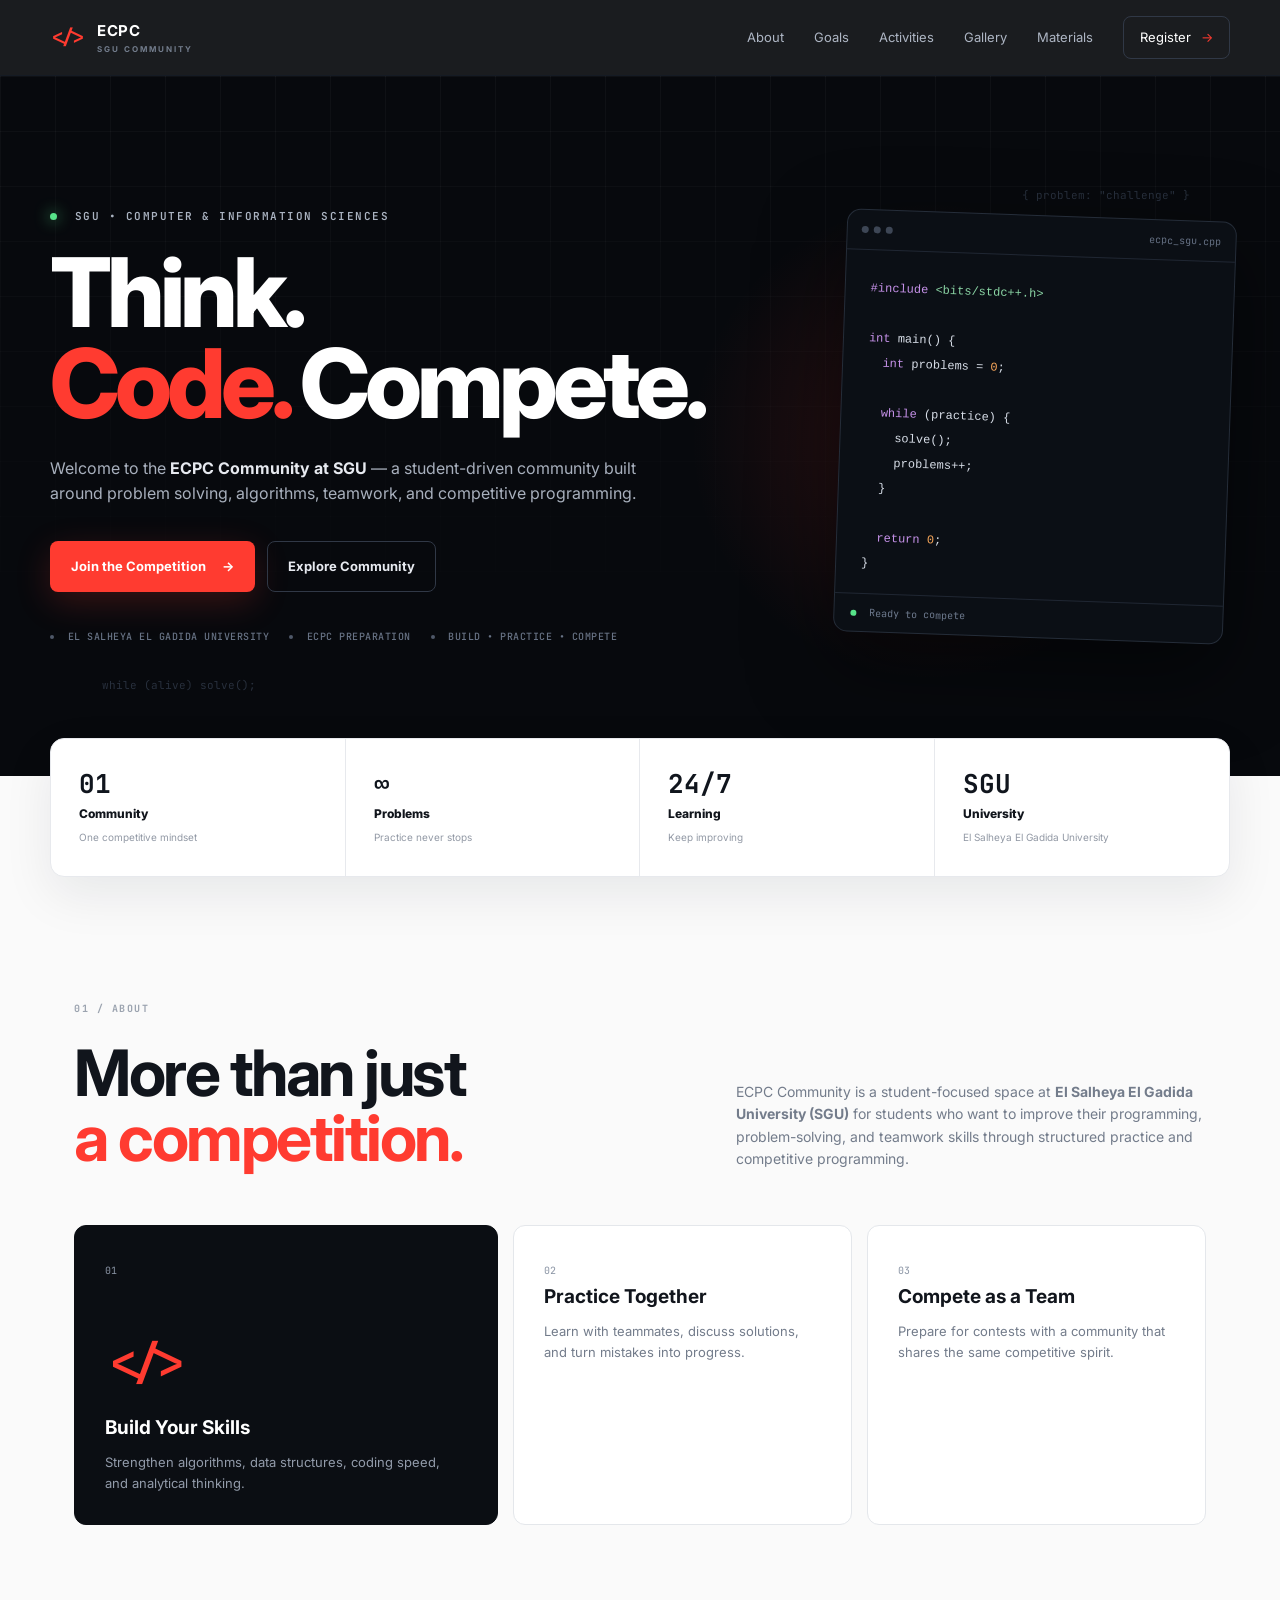
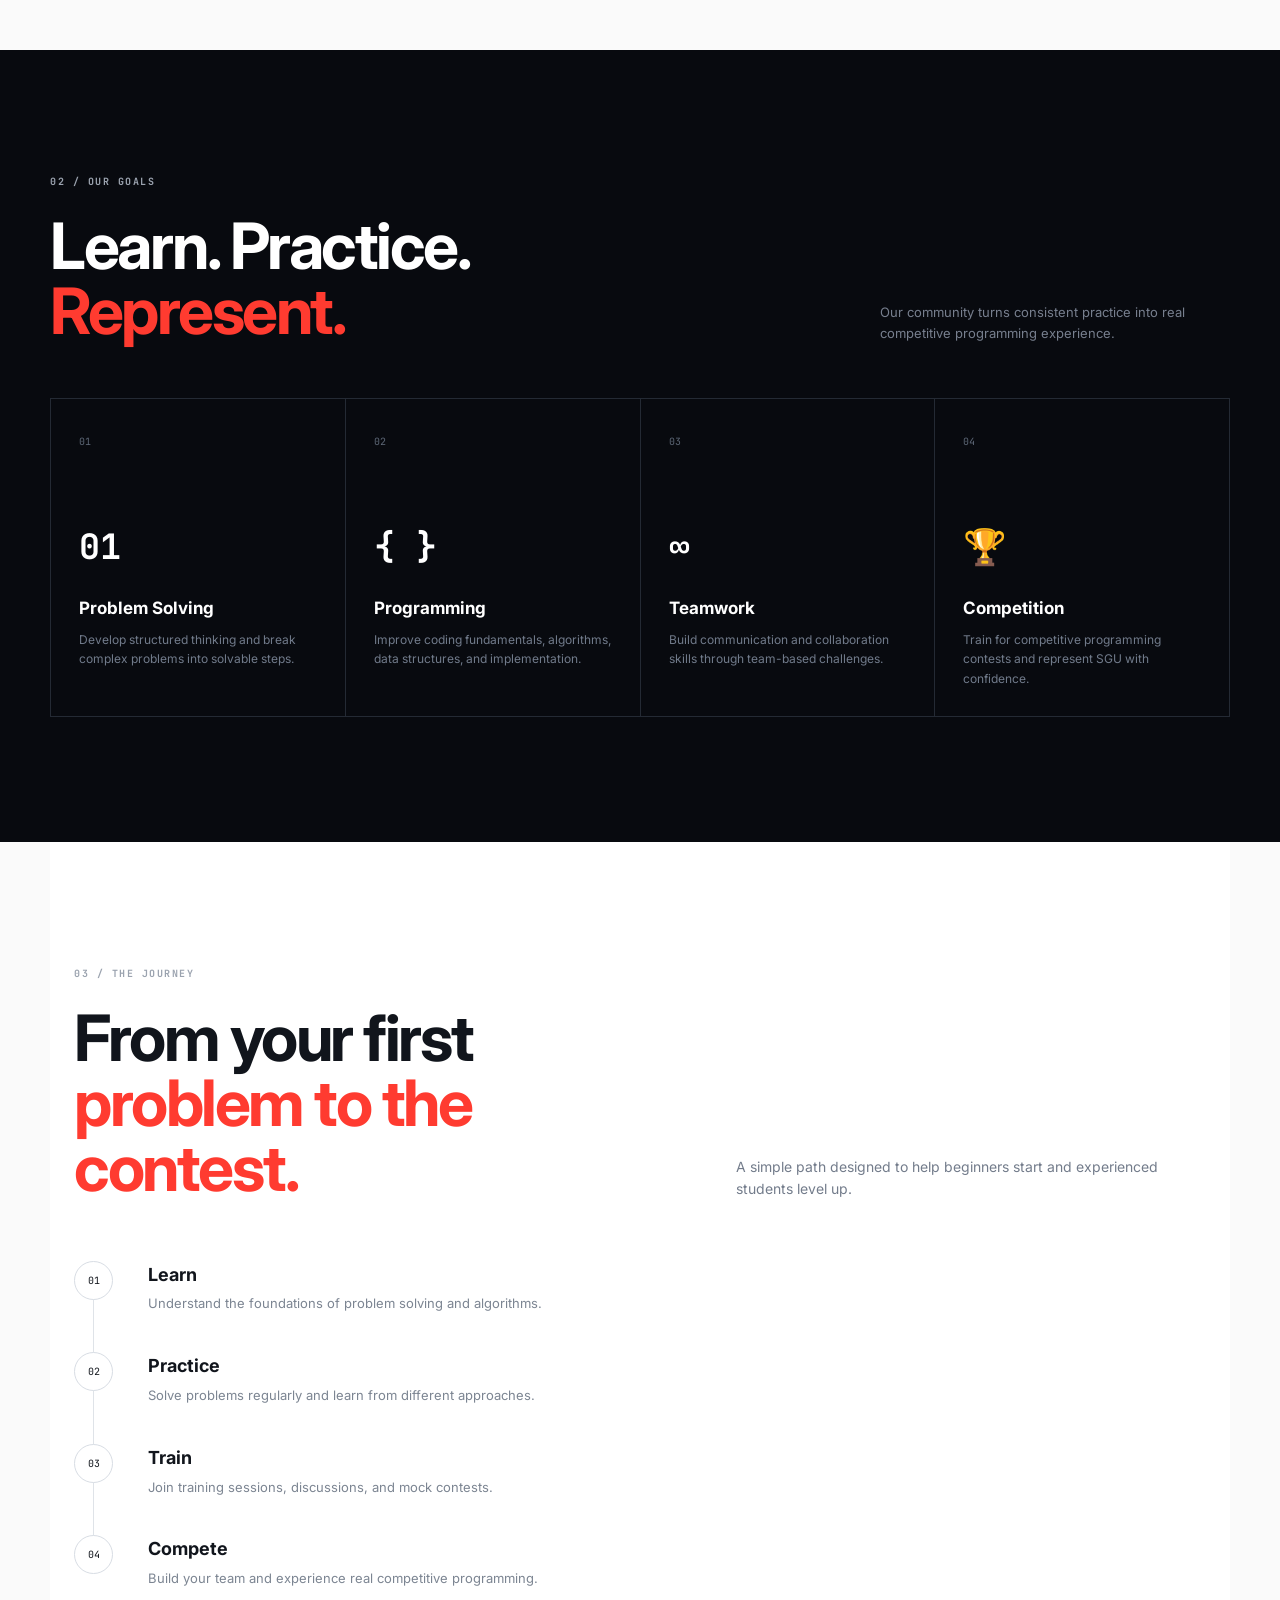
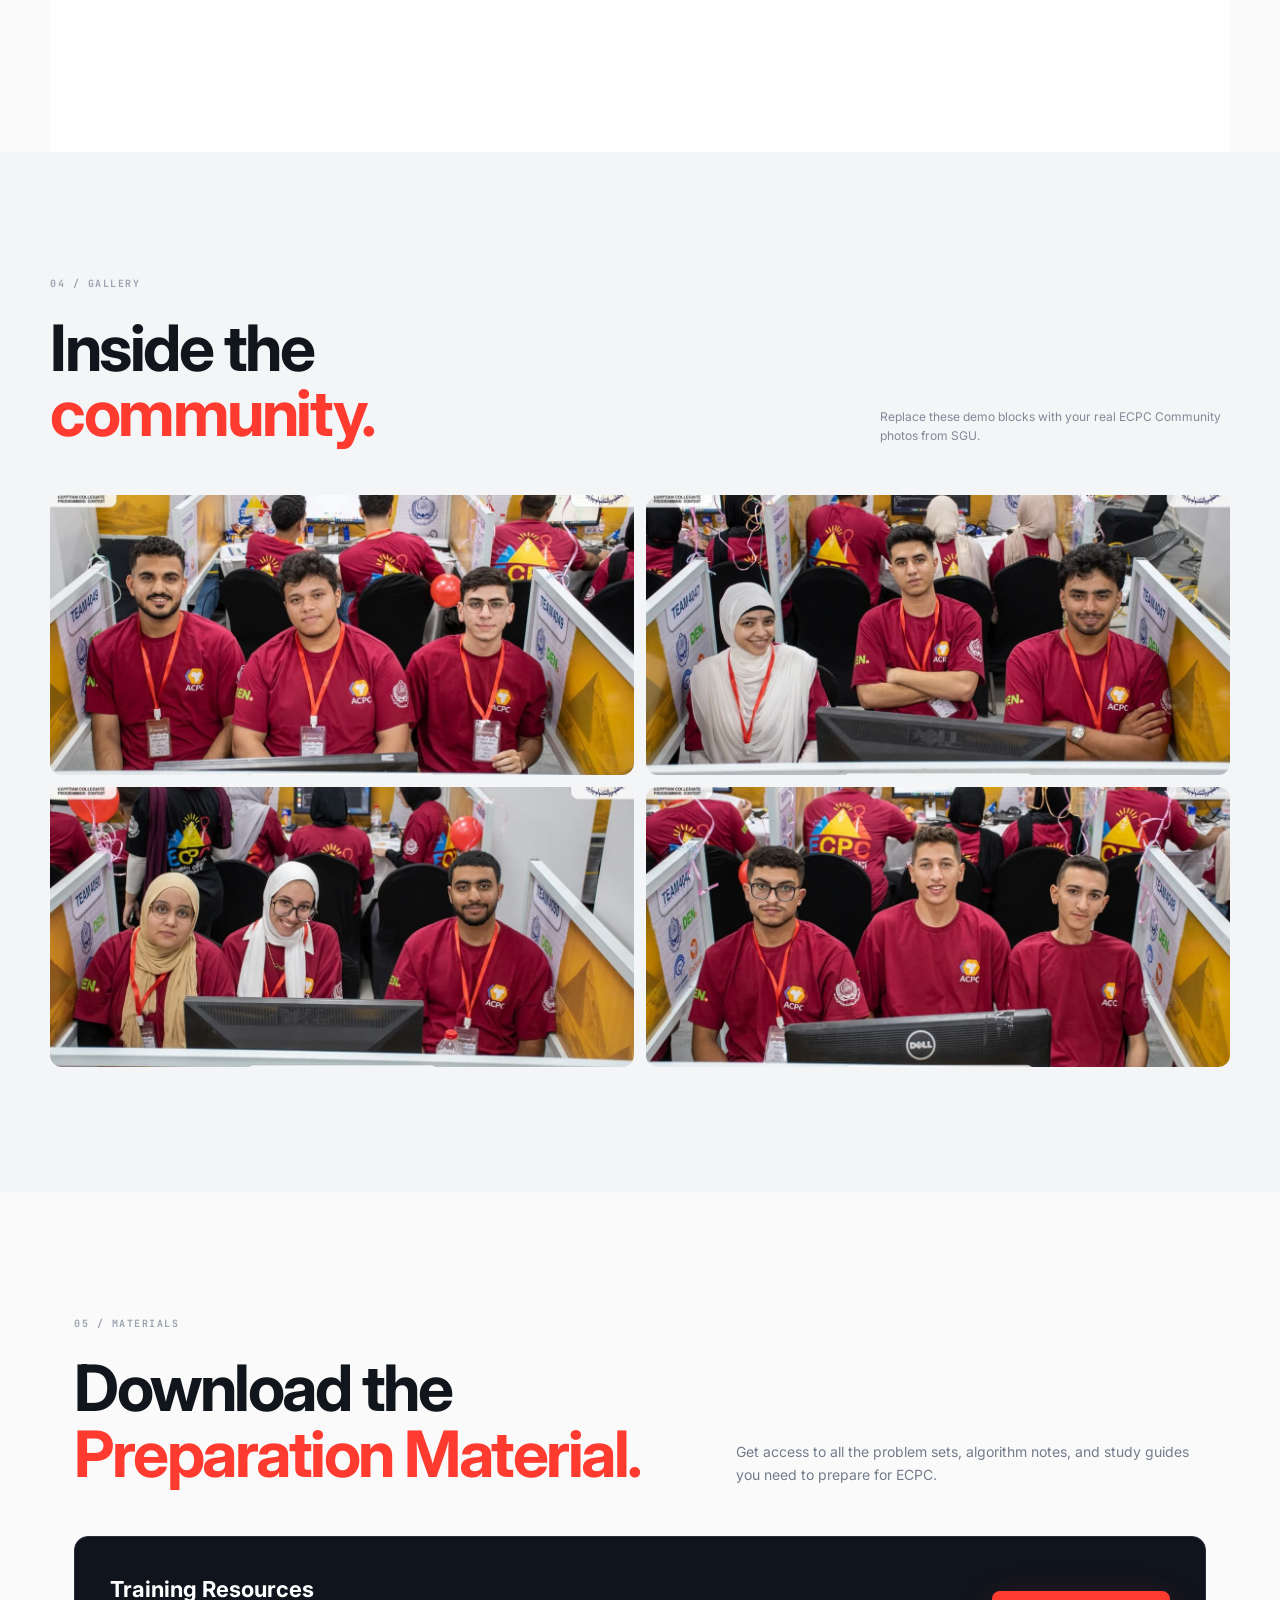
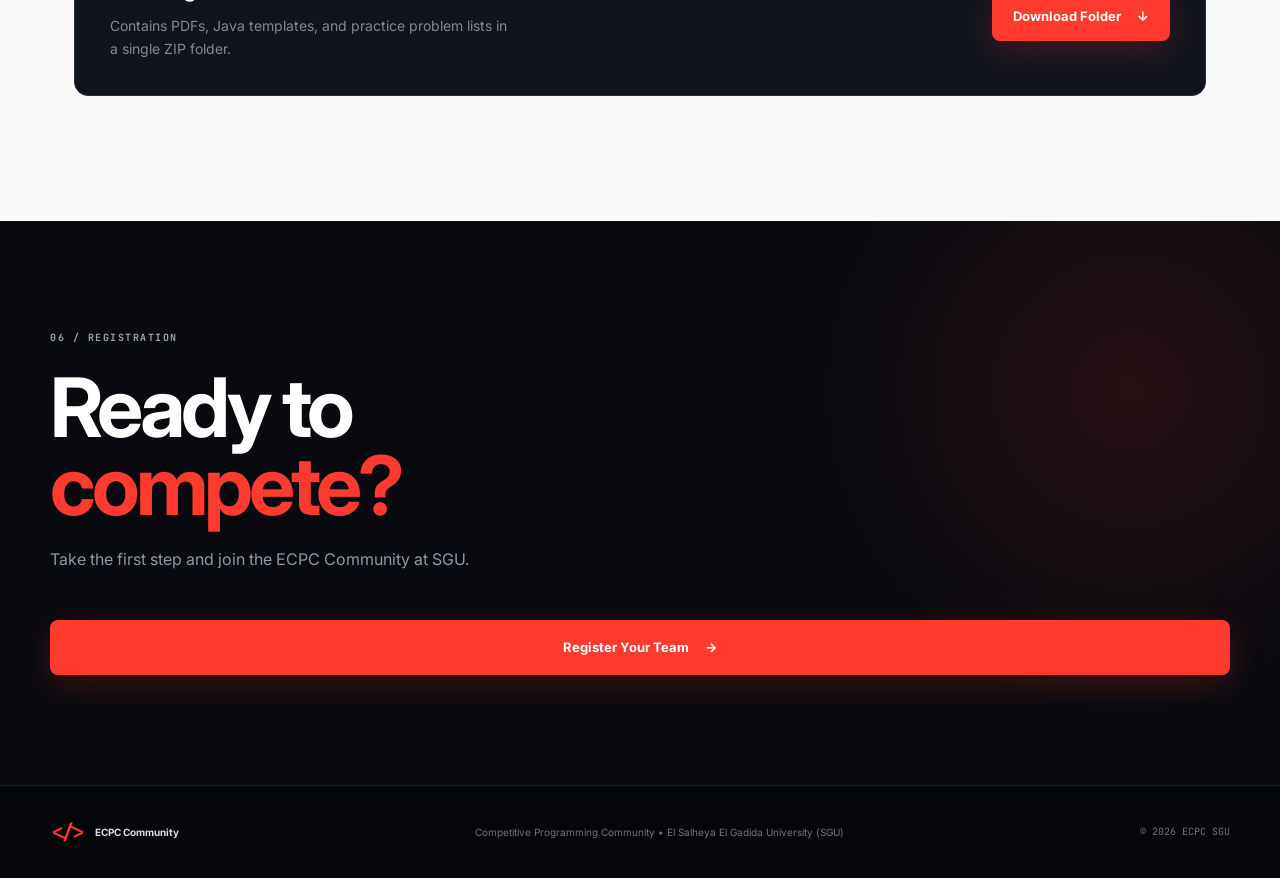
<file: index.html>
<!DOCTYPE html>
<html lang="en">

<head>
  <meta charset="UTF-8" />
  <meta name="viewport" content="width=device-width, initial-scale=1.0" />
  <meta name="description"
    content="ECPC Community at SGU — El Salheya El Gadida University Computer & Information Sciences." />
  <title>ECPC Community | SGU</title>
  <link rel="preconnect" href="https://fonts.googleapis.com">
  <link rel="preconnect" href="https://fonts.gstatic.com" crossorigin>
  <link
    href="https://fonts.googleapis.com/css2?family=Inter:wght@400;500;600;700;800&family=JetBrains+Mono:wght@500;600;700&display=swap"
    rel="stylesheet">
  <link rel="stylesheet" href="style.css" />
</head>

<body>
  <header class="navbar">
    <a class="brand" href="#home" aria-label="ECPC Community home">
      <span class="brand-mark">&lt;/&gt;</span>
      <span>
        <strong>ECPC</strong>
        <small>SGU COMMUNITY</small>
      </span>
    </a>

    <button class="menu-toggle" aria-label="Open navigation" aria-expanded="false">
      <span></span><span></span><span></span>
    </button>

    <nav class="nav-links">
      <a href="#about">About</a>
      <a href="#goals">Goals</a>
      <a href="#activities">Activities</a>
      <a href="#gallery">Gallery</a>
      <a href="#materials">Materials</a>
      <a href="#register" class="nav-cta">Register <span>→</span></a>
    </nav>
  </header>

  <main>
    <section id="home" class="hero">
      <div class="hero-grid"></div>
      <div class="hero-code code-one">while (alive) solve();</div>
      <div class="hero-code code-two">{ problem: "challenge" }</div>

      <div class="hero-content">
        <div class="eyebrow"><span class="pulse"></span> SGU • COMPUTER &amp; INFORMATION SCIENCES</div>
        <h1>Think.<br><span>Code.</span> Compete.</h1>
        <p class="hero-copy">
          Welcome to the <strong>ECPC Community at SGU</strong> — a student-driven community
          built around problem solving, algorithms, teamwork, and competitive programming.
        </p>
        <div class="hero-actions">
          <a class="btn btn-primary" href="#register">Join the Competition <span>→</span></a>
          <a class="btn btn-ghost" href="#about">Explore Community</a>
        </div>
        <div class="hero-meta">
          <span><i></i> El Salheya El Gadida University</span>
          <span><i></i> ECPC Preparation</span>
          <span><i></i> Build • Practice • Compete</span>
        </div>
      </div>

      <div class="terminal-card">
        <div class="terminal-top">
          <span class="terminal-dots"><b></b><b></b><b></b></span>
          <span>ecpc_sgu.cpp</span>
        </div>
        <pre><code><span class="code-purple">#include</span> <span class="code-green">&lt;bits/stdc++.h&gt;</span>

<span class="code-purple">int</span> main() {
  <span class="code-purple">int</span> problems = <span class="code-orange">0</span>;

  <span class="code-purple">while</span> (practice) {
    solve();
    problems++;
  }

  <span class="code-purple">return</span> <span class="code-orange">0</span>;
}</code></pre>
        <div class="terminal-status"><span></span> Ready to compete</div>
      </div>
    </section>

    <section class="stats">
      <div class="stat"><strong>01</strong><span>Community</span><small>One competitive mindset</small></div>
      <div class="stat"><strong>∞</strong><span>Problems</span><small>Practice never stops</small></div>
      <div class="stat"><strong>24/7</strong><span>Learning</span><small>Keep improving</small></div>
      <div class="stat"><strong>SGU</strong><span>University</span><small>El Salheya El Gadida University</small></div>
    </section>

    <section id="about" class="section about">
      <div class="section-label">01 / ABOUT</div>
      <div class="section-heading">
        <h2>More than just<br><span>a competition.</span></h2>
        <p>
          ECPC Community is a student-focused space at <strong>El Salheya El Gadida University (SGU)</strong>
          for students who want to improve their programming, problem-solving, and teamwork skills
          through structured practice and competitive programming.
        </p>
      </div>
      <div class="about-grid">
        <div class="about-card featured">
          <span class="card-number">01</span>
          <div class="big-icon">&lt;/&gt;</div>
          <h3>Build Your Skills</h3>
          <p>Strengthen algorithms, data structures, coding speed, and analytical thinking.</p>
        </div>
        <div class="about-card">
          <span class="card-number">02</span>
          <h3>Practice Together</h3>
          <p>Learn with teammates, discuss solutions, and turn mistakes into progress.</p>
        </div>
        <div class="about-card">
          <span class="card-number">03</span>
          <h3>Compete as a Team</h3>
          <p>Prepare for contests with a community that shares the same competitive spirit.</p>
        </div>
      </div>
    </section>

    <section id="goals" class="section dark-section">
      <div class="section-label">02 / OUR GOALS</div>
      <div class="goals-heading">
        <h2>Learn. Practice.<br><span>Represent.</span></h2>
        <p>Our community turns consistent practice into real competitive programming experience.</p>
      </div>
      <div class="goal-grid">
        <article class="goal-card">
          <span>01</span>
          <div class="goal-icon">01</div>
          <h3>Problem Solving</h3>
          <p>Develop structured thinking and break complex problems into solvable steps.</p>
        </article>
        <article class="goal-card">
          <span>02</span>
          <div class="goal-icon">{ }</div>
          <h3>Programming</h3>
          <p>Improve coding fundamentals, algorithms, data structures, and implementation.</p>
        </article>
        <article class="goal-card">
          <span>03</span>
          <div class="goal-icon">∞</div>
          <h3>Teamwork</h3>
          <p>Build communication and collaboration skills through team-based challenges.</p>
        </article>
        <article class="goal-card">
          <span>04</span>
          <div class="goal-icon">🏆</div>
          <h3>Competition</h3>
          <p>Train for competitive programming contests and represent SGU with confidence.</p>
        </article>
      </div>
    </section>

    <section id="activities" class="section activities">
      <div class="section-label">03 / THE JOURNEY</div>
      <div class="section-heading">
        <h2>From your first<br><span>problem to the contest.</span></h2>
        <p>A simple path designed to help beginners start and experienced students level up.</p>
      </div>
      <div class="journey">
        <div class="journey-line"></div>
        <article><span>01</span>
          <div>
            <h3>Learn</h3>
            <p>Understand the foundations of problem solving and algorithms.</p>
          </div>
        </article>
        <article><span>02</span>
          <div>
            <h3>Practice</h3>
            <p>Solve problems regularly and learn from different approaches.</p>
          </div>
        </article>
        <article><span>03</span>
          <div>
            <h3>Train</h3>
            <p>Join training sessions, discussions, and mock contests.</p>
          </div>
        </article>
        <article><span>04</span>
          <div>
            <h3>Compete</h3>
            <p>Build your team and experience real competitive programming.</p>
          </div>
        </article>
      </div>
    </section>

    <section id="gallery" class="section gallery-section">
      <div class="section-label">04 / GALLERY</div>
      <div class="gallery-heading">
        <div>
          <h2>Inside the<br><span>community.</span></h2>
        </div>
        <p>Replace these demo blocks with your real ECPC Community photos from SGU.</p>
      </div>
      <div class="gallery">
        <div class="gallery-item g1"></div>
        <div class="gallery-item g2"></div>
        <div class="gallery-item g3"></div>
        <div class="gallery-item g4"></div>
      </div>
    </section>

    <section id="materials" class="section">
      <div class="section-label">05 / MATERIALS</div>
      <div class="section-heading">
        <h2>Download the<br><span>Preparation Material.</span></h2>
        <p>Get access to all the problem sets, algorithm notes, and study guides you need to prepare for ECPC.</p>
      </div>
      <div style="margin-top: 50px;">
        <div
          style="background: #10141d; border: 1px solid #252d39; border-radius: 14px; padding: 35px; display: flex; align-items: center; justify-content: space-between; flex-wrap: wrap; gap: 20px;">
          <div>
            <h3 style="color: white; font-size: 22px; margin-bottom: 8px;">Training Resources</h3>
            <p style="color: #818997; font-size: 14px; max-width: 400px;">Contains PDFs, Java templates, and practice
              problem lists in a single ZIP folder.</p>
          </div>
          <a class="btn btn-primary" href="ECPC.zip" download="ECPC.zip">
            Download Folder <span>↓</span>
          </a>
        </div>
      </div>
    </section>

    <section id="register" class="register-section">
      <div class="register-bg"></div>
      <div class="register-content">
        <div class="section-label">06 / REGISTRATION</div>
        <h2>Ready to<br><span>compete?</span></h2>
        <p>Take the first step and join the ECPC Community at SGU.</p>

        <div class="register-cta" style="margin-top: 3rem;">
          <a class="btn btn-primary" href="team-register.html"
            style="width: 100%; justify-content: center; padding: 16px;">
            Register Your Team <span>→</span>
          </a>
        </div>
      </div>
    </section>
  </main>

  <footer>
    <div class="footer-brand"><span class="brand-mark">&lt;/&gt;</span><strong>ECPC Community</strong></div>
    <p>Competitive Programming Community • El Salheya El Gadida University (SGU)</p>
    <span>© <span id="year"></span> ECPC SGU</span>
  </footer>

  <script src="script.js"></script>
</body>

</html>
</file>
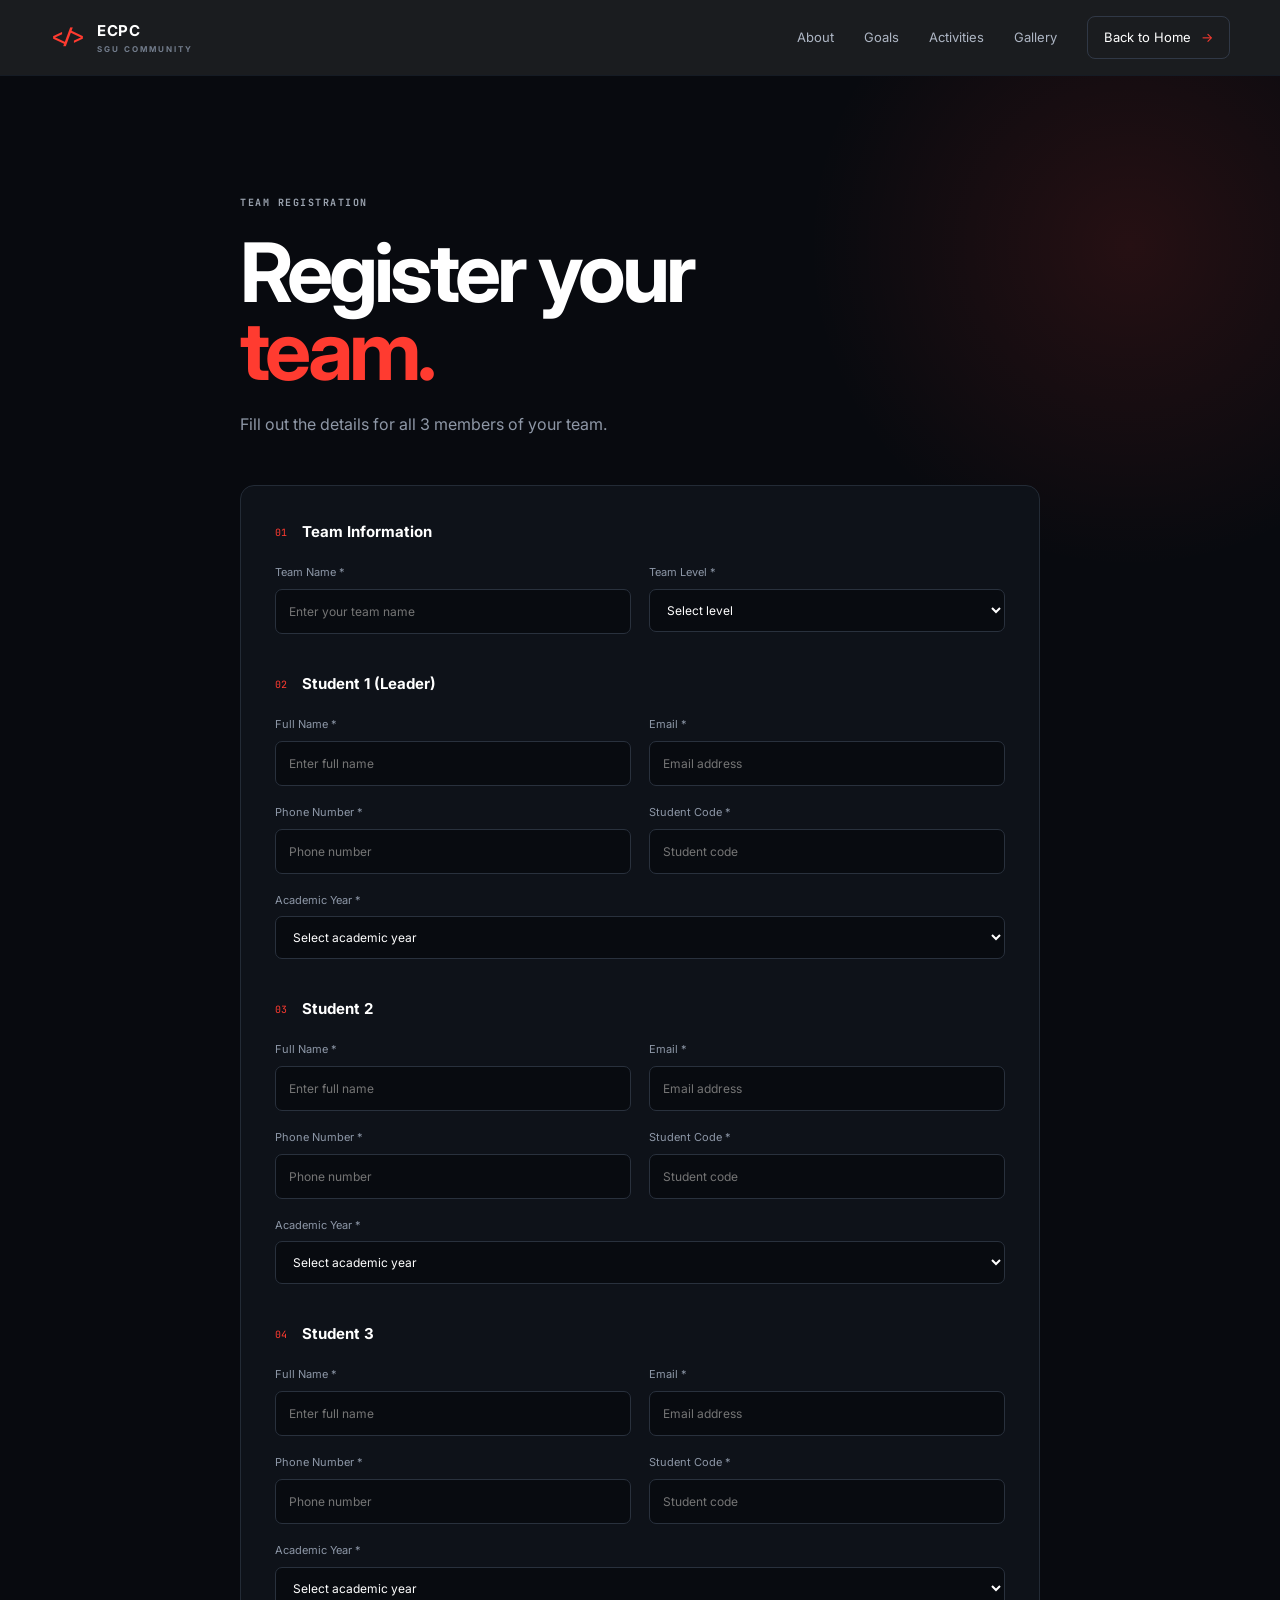
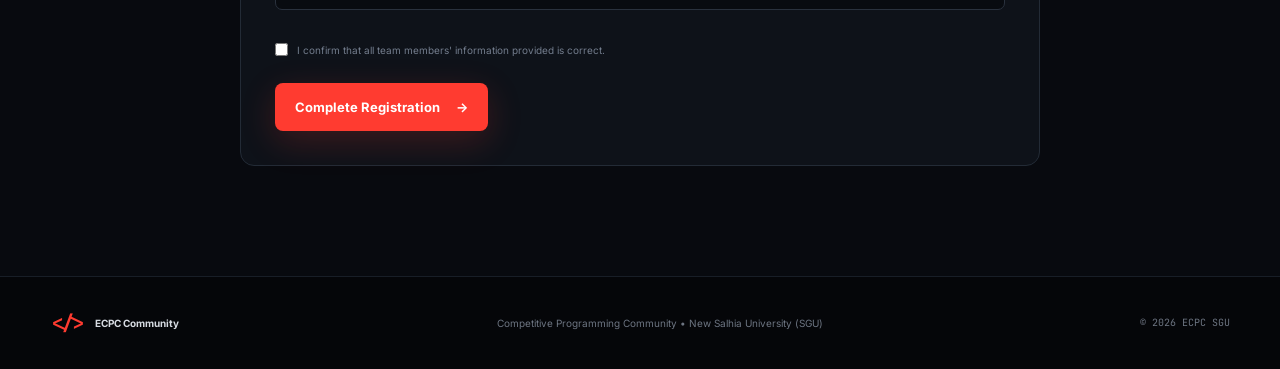
<file: team-register.html>
<!DOCTYPE html>
<html lang="en">
<head>
  <meta charset="UTF-8" />
  <meta name="viewport" content="width=device-width, initial-scale=1.0" />
  <meta name="description" content="ECPC Community at SGU — Team Registration." />
  <title>Team Registration | ECPC Community SGU</title>
  <link rel="preconnect" href="https://fonts.googleapis.com">
  <link rel="preconnect" href="https://fonts.gstatic.com" crossorigin>
  <link href="https://fonts.googleapis.com/css2?family=Inter:wght@400;500;600;700;800&family=JetBrains+Mono:wght@500;600;700&display=swap" rel="stylesheet">
  <link rel="stylesheet" href="style.css" />
</head>
<body>
  <header class="navbar">
    <a class="brand" href="index.html" aria-label="ECPC Community home">
      <span class="brand-mark">&lt;/&gt;</span>
      <span>
        <strong>ECPC</strong>
        <small>SGU COMMUNITY</small>
      </span>
    </a>

    <button class="menu-toggle" aria-label="Open navigation" aria-expanded="false">
      <span></span><span></span><span></span>
    </button>

    <nav class="nav-links">
      <a href="index.html#about">About</a>
      <a href="index.html#goals">Goals</a>
      <a href="index.html#activities">Activities</a>
      <a href="index.html#gallery">Gallery</a>
      <a href="index.html" class="nav-cta">Back to Home <span>→</span></a>
    </nav>
  </header>

  <main>
    <section class="register-section" style="padding-top: 120px; min-height: 100vh;">
      <div class="register-bg"></div>
      <div class="register-content" style="max-width: 800px; margin: 0 auto;">
        <div class="section-label">TEAM REGISTRATION</div>
        <h2>Register your<br><span>team.</span></h2>
        <p>Fill out the details for all 3 members of your team.</p>

        <form id="teamRegistrationForm" class="registration-form" style="margin-top: 3rem;">
          
          <!-- Team Information -->
          <div class="form-title"><span>01</span><h3>Team Information</h3></div>
          <div class="form-grid">
            <label>Team Name *<input required name="teamName" type="text" placeholder="Enter your team name"></label>
            <label>Team Level *
              <select required name="teamLevel">
                <option value="">Select level</option>
                <option value="Level 0">Level 0</option>
                <option value="Level 1">Level 1</option>
              </select>
            </label>
          </div>

          <!-- Student 1 -->
          <div class="form-title second"><span>02</span><h3>Student 1 (Leader)</h3></div>
          <div class="form-grid">
            <label>Full Name *<input required name="s1_name" type="text" placeholder="Enter full name"></label>
            <label>Email *<input required name="s1_email" type="email" placeholder="Email address"></label>
            <label>Phone Number *<input required name="s1_phone" type="tel" placeholder="Phone number"></label>
            <label>Student Code *<input required name="s1_code" type="text" placeholder="Student code"></label>
            <label style="grid-column: 1 / -1;">Academic Year *
              <select required name="s1_year">
                <option value="">Select academic year</option>
                <option value="First Year">First Year</option>
                <option value="Second Year">Second Year</option>
                <option value="Third Year">Third Year</option>
              </select>
            </label>
          </div>

          <!-- Student 2 -->
          <div class="form-title second"><span>03</span><h3>Student 2</h3></div>
          <div class="form-grid">
            <label>Full Name *<input required name="s2_name" type="text" placeholder="Enter full name"></label>
            <label>Email *<input required name="s2_email" type="email" placeholder="Email address"></label>
            <label>Phone Number *<input required name="s2_phone" type="tel" placeholder="Phone number"></label>
            <label>Student Code *<input required name="s2_code" type="text" placeholder="Student code"></label>
            <label style="grid-column: 1 / -1;">Academic Year *
              <select required name="s2_year">
                <option value="">Select academic year</option>
                <option value="First Year">First Year</option>
                <option value="Second Year">Second Year</option>
                <option value="Third Year">Third Year</option>
              </select>
            </label>
          </div>

          <!-- Student 3 -->
          <div class="form-title second"><span>04</span><h3>Student 3</h3></div>
          <div class="form-grid">
            <label>Full Name *<input required name="s3_name" type="text" placeholder="Enter full name"></label>
            <label>Email *<input required name="s3_email" type="email" placeholder="Email address"></label>
            <label>Phone Number *<input required name="s3_phone" type="tel" placeholder="Phone number"></label>
            <label>Student Code *<input required name="s3_code" type="text" placeholder="Student code"></label>
            <label style="grid-column: 1 / -1;">Academic Year *
              <select required name="s3_year">
                <option value="">Select academic year</option>
                <option value="First Year">First Year</option>
                <option value="Second Year">Second Year</option>
                <option value="Third Year">Third Year</option>
              </select>
            </label>
          </div>

          <label class="agree" style="margin-top: 2rem;"><input required type="checkbox"> I confirm that all team members' information provided is correct.</label>
          <button class="btn btn-primary submit-btn" type="submit">Complete Registration <span>→</span></button>
        </form>

        <div id="successState" class="success-state hidden" style="margin-top: 3rem;">
          <div class="success-icon">✓</div>
          <div>
            <small>REGISTRATION COMPLETE</small>
            <h3>Your team is on the list.</h3>
            <p>Thanks for joining the ECPC Community at SGU. Get ready to compete!</p>
          </div>
          <button class="btn btn-ghost" id="newRegistration">Register Another Team</button>
        </div>
      </div>
    </section>
  </main>

  <footer>
    <div class="footer-brand"><span class="brand-mark">&lt;/&gt;</span><strong>ECPC Community</strong></div>
    <p>Competitive Programming Community • New Salhia University (SGU)</p>
    <span>© <span id="year"></span> ECPC SGU</span>
  </footer>

  <script src="script.js"></script>
</body>
</html>
</file>
<file: style.css>
*{box-sizing:border-box;margin:0;padding:0}
:root{--bg:#07090d;--panel:#0d1118;--text:#f5f7fb;--muted:#9aa3b2;--line:#1d2430;--accent:#ff3b30;--accent2:#ff6a5f;--green:#57e389;--max:1180px}
html{scroll-behavior:smooth}
body{font-family:Inter,system-ui,sans-serif;background:#fafafa;color:#11151c;line-height:1.6}
a{text-decoration:none;color:inherit}
button,input,select{font:inherit}
.navbar{height:76px;background:rgba(7,9,13,.92);backdrop-filter:blur(16px);border-bottom:1px solid #151b24;display:flex;align-items:center;justify-content:space-between;padding:0 max(24px,calc((100% - var(--max))/2));position:sticky;top:0;z-index:50;color:white}
.brand{display:flex;gap:11px;align-items:center}.brand-mark{font-family:"JetBrains Mono";font-weight:700;color:var(--accent);font-size:20px}.brand strong{display:block;font-size:15px;letter-spacing:.5px}.brand small{display:block;color:#737d8d;font-size:8px;letter-spacing:2px;font-weight:700}
.nav-links{display:flex;align-items:center;gap:30px;font-size:13px;color:#aeb6c4}.nav-links a:hover{color:#fff}.nav-cta{border:1px solid #303846;padding:10px 16px;border-radius:8px;color:#fff!important}.nav-cta span{color:var(--accent);margin-left:6px}
.menu-toggle{display:none;background:none;border:0}.menu-toggle span{display:block;width:23px;height:2px;background:white;margin:5px}
.hero{min-height:700px;background:var(--bg);color:white;position:relative;overflow:hidden;display:flex;align-items:center;padding:90px max(24px,calc((100% - var(--max))/2))}
.hero-grid{position:absolute;inset:0;background-image:linear-gradient(rgba(255,255,255,.035) 1px,transparent 1px),linear-gradient(90deg,rgba(255,255,255,.035) 1px,transparent 1px);background-size:55px 55px;mask-image:linear-gradient(to bottom,black,transparent 85%)}
.hero:after{content:"";position:absolute;width:520px;height:520px;border-radius:50%;background:radial-gradient(circle,rgba(255,59,48,.16),transparent 65%);right:7%;top:15%}
.hero-content{position:relative;z-index:2;width:58%}.eyebrow{font:600 11px "JetBrains Mono";letter-spacing:1.5px;color:#aab3c1;margin-bottom:24px}.pulse{display:inline-block;width:7px;height:7px;background:var(--green);border-radius:50%;margin-right:9px;box-shadow:0 0 15px var(--green)}
.hero h1{font-size:clamp(60px,7.5vw,100px);line-height:.94;letter-spacing:-5px;margin-bottom:28px;font-weight:800}.hero h1 span,.section-heading span,.goals-heading span,.gallery-heading span,.register-content h2 span{color:var(--accent)}
.hero-copy{max-width:620px;color:#a8b0bd;font-size:16px}.hero-copy strong{color:#e7eaf0}
.hero-actions{display:flex;gap:12px;margin-top:34px}.btn{display:inline-flex;align-items:center;justify-content:center;gap:16px;padding:14px 20px;border-radius:8px;border:1px solid transparent;font-weight:700;font-size:13px;cursor:pointer;transition:.2s}.btn-primary{background:var(--accent);color:white;box-shadow:0 10px 35px rgba(255,59,48,.2)}.btn-primary:hover{background:#ff5147;transform:translateY(-2px)}.btn-ghost{border-color:#303846;color:#e7eaf0;background:transparent}.btn-ghost:hover{border-color:#697385}
.hero-meta{display:flex;flex-wrap:wrap;gap:20px;margin-top:38px;color:#687385;font:500 10px "JetBrains Mono";text-transform:uppercase;letter-spacing:.5px}.hero-meta i{display:inline-block;width:4px;height:4px;background:#4e5868;border-radius:50%;vertical-align:middle;margin-right:7px}
.terminal-card{position:absolute;z-index:3;right:max(24px,calc((100% - var(--max))/2));width:390px;background:#0b0f15;border:1px solid #252d39;border-radius:14px;box-shadow:0 30px 80px rgba(0,0,0,.5);transform:rotate(2deg)}.terminal-top{height:40px;border-bottom:1px solid #202733;display:flex;align-items:center;justify-content:space-between;padding:0 14px;color:#657083;font:10px "JetBrains Mono"}.terminal-dots{display:flex;gap:5px}.terminal-dots b{width:7px;height:7px;border-radius:50%;background:#3d4655}.terminal-card pre{padding:25px 25px 18px;min-height:245px;font:12px/2 "JetBrains Mono";color:#d8dee8}.code-purple{color:#c792ea}.code-green{color:#8bd5a5}.code-orange{color:#f7a65a}.terminal-status{border-top:1px solid #202733;padding:12px 16px;color:#6e7a8e;font:10px "JetBrains Mono"}.terminal-status span{display:inline-block;width:6px;height:6px;background:var(--green);border-radius:50%;margin-right:7px}
.hero-code{position:absolute;color:#28303d;font:11px "JetBrains Mono";z-index:1}.code-one{left:8%;bottom:12%}.code-two{right:7%;top:16%}
.stats{max-width:var(--max);margin:-38px auto 0;position:relative;z-index:5;background:white;border:1px solid #e7e9ed;border-radius:14px;display:grid;grid-template-columns:repeat(4,1fr);box-shadow:0 18px 50px rgba(16,23,38,.08)}.stat{padding:27px 28px;border-right:1px solid #e7e9ed}.stat:last-child{border:0}.stat strong{font:700 26px "JetBrains Mono";display:block;color:#10151d}.stat span{font-size:12px;font-weight:800;display:block;margin-top:3px}.stat small{font-size:10px;color:#9299a5}
.section{max-width:var(--max);margin:auto;padding:125px 24px}.section-label{font:700 10px "JetBrains Mono";letter-spacing:1.5px;color:#9ba3af;margin-bottom:25px}.section-heading{display:flex;justify-content:space-between;gap:70px;align-items:flex-end}.section-heading h2,.goals-heading h2,.gallery-heading h2{font-size:clamp(38px,5vw,64px);line-height:1.02;letter-spacing:-2.5px}.section-heading p{max-width:470px;color:#737c8b;font-size:14px}.about-grid{display:grid;grid-template-columns:1.25fr 1fr 1fr;gap:15px;margin-top:55px}.about-card{min-height:290px;border:1px solid #e4e7eb;border-radius:12px;padding:30px;background:white;position:relative;transition:.25s}.about-card:hover{transform:translateY(-5px);box-shadow:0 18px 45px rgba(16,23,38,.08)}.about-card.featured{background:#0b0e13;color:white;border-color:#0b0e13}.card-number{font:10px "JetBrains Mono";color:#8993a3}.big-icon{font:700 46px "JetBrains Mono";color:var(--accent);margin:50px 0 20px}.about-card h3{font-size:19px;margin-bottom:9px}.about-card p{font-size:13px;color:#737c8b}.featured p{color:#929baa}
.dark-section{max-width:none;background:#080a0f;color:white;padding-left:max(24px,calc((100% - var(--max))/2));padding-right:max(24px,calc((100% - var(--max))/2))}.goals-heading{display:flex;justify-content:space-between;align-items:end;gap:50px}.goals-heading p{max-width:350px;color:#777f8e;font-size:13px}.goal-grid{display:grid;grid-template-columns:repeat(4,1fr);gap:1px;background:#242a34;margin-top:55px;border:1px solid #242a34}.goal-card{background:#080a0f;padding:28px;min-height:300px}.goal-card>span{color:#5d6776;font:10px "JetBrains Mono"}.goal-icon{font:700 35px "JetBrains Mono";color:#fff;margin:70px 0 25px}.goal-card h3{font-size:17px}.goal-card p{color:#717b8b;font-size:12px;margin-top:8px}
.activities{background:#fff}.journey{margin-top:60px;position:relative;max-width:900px}.journey-line{position:absolute;left:19px;top:20px;bottom:20px;width:1px;background:#dfe3e8}.journey article{display:flex;gap:35px;position:relative;margin-bottom:38px}.journey article>span{width:39px;height:39px;border:1px solid #d8dde4;background:white;border-radius:50%;display:grid;place-items:center;font:10px "JetBrains Mono";z-index:2}.journey h3{font-size:18px}.journey p{color:#7c8592;font-size:13px;margin-top:4px}
.gallery-section{max-width:none;background:#f4f5f7;padding-left:max(24px,calc((100% - var(--max))/2));padding-right:max(24px,calc((100% - var(--max))/2))}.gallery-heading{display:flex;justify-content:space-between;align-items:end}.gallery-heading p{max-width:350px;color:#818997;font-size:12px}.gallery{display:grid;grid-template-columns:1fr 1fr;grid-template-rows:280px 280px;gap:12px;margin-top:50px}.gallery-item{border-radius:12px;position:relative;overflow:hidden;background:#171b23;display:flex;align-items:flex-end;padding:24px;background-size:cover;background-position:center}.g1{background-image:url('assets/H1.jpg')}.g2{background-image:url('assets/H2.jpg')}.g3{background-image:url('assets/H3.jpg')}.g4{background-image:url('assets/H4.jpg')}
.register-section{background:#080a0f;color:white;position:relative;overflow:hidden;padding:110px 24px}.register-bg{position:absolute;width:700px;height:700px;border-radius:50%;background:radial-gradient(circle,rgba(255,59,48,.12),transparent 65%);right:-200px;top:-180px}.register-content{max-width:var(--max);margin:auto;position:relative}.register-content h2{font-size:clamp(48px,7vw,82px);line-height:.95;letter-spacing:-4px}.register-content>p{color:#8e97a6;margin:22px 0 45px}.registration-form{background:#0e1219;border:1px solid #232b36;border-radius:14px;padding:34px;max-width:900px}.form-title{display:flex;align-items:center;gap:15px;margin-bottom:20px}.form-title span{font:10px "JetBrains Mono";color:var(--accent)}.form-title h3{font-size:15px}.form-title.second{margin-top:38px}.form-grid{display:grid;grid-template-columns:1fr 1fr;gap:18px}.form-grid label{display:flex;flex-direction:column;gap:7px;font-size:11px;color:#8d97a7}.form-grid input,.form-grid select{background:#080b10;border:1px solid #29313d;color:white;padding:12px 13px;border-radius:7px;outline:none;font-size:12px}.form-grid input:focus,.form-grid select:focus{border-color:#596475}.form-grid select{appearance:auto}.hidden{display:none!important}.agree{display:flex;align-items:center;gap:9px;color:#737d8d;font-size:10px;margin:25px 0}.agree input{accent-color:var(--accent)}.submit-btn{border:0}.form-note{color:#596475;font-size:9px;margin-top:12px}.success-state{max-width:900px;background:#0e1219;border:1px solid #29313d;border-radius:14px;padding:40px;display:flex;align-items:center;gap:25px}.success-icon{width:54px;height:54px;border-radius:50%;background:rgba(87,227,137,.12);color:var(--green);display:grid;place-items:center;font-size:25px}.success-state small{font:9px "JetBrains Mono";color:var(--green)}.success-state h3{font-size:24px;margin:3px 0}.success-state p{color:#7e8795;font-size:12px;max-width:500px}
footer{background:#050609;color:#6d7582;border-top:1px solid #181e27;padding:30px max(24px,calc((100% - var(--max))/2));display:flex;align-items:center;justify-content:space-between;font-size:10px}footer .footer-brand{display:flex;align-items:center;gap:9px;color:#d7dbe2}footer>span{font-family:"JetBrains Mono"}
@media(max-width:900px){.nav-links{gap:16px}.hero-content{width:100%}.terminal-card{display:none}.stats{margin:0 24px;grid-template-columns:1fr 1fr}.stat:nth-child(2){border-right:0}.stat:nth-child(-n+2){border-bottom:1px solid #e7e9ed}.about-grid{grid-template-columns:1fr 1fr}.about-card.featured{grid-column:span 2}.goal-grid{grid-template-columns:1fr 1fr}}
@media(max-width:650px){.navbar{height:68px}.menu-toggle{display:block}.nav-links{display:none;position:absolute;top:68px;left:0;right:0;background:#080a0f;border-bottom:1px solid #1b222d;padding:15px 24px;flex-direction:column;align-items:stretch}.nav-links.open{display:flex}.nav-cta{text-align:center}.hero{min-height:680px;padding-top:70px;padding-bottom:70px}.hero h1{font-size:62px;letter-spacing:-4px}.hero-copy{font-size:14px}.hero-actions{flex-direction:column}.hero-actions .btn{width:100%}.hero-meta{flex-direction:column;gap:9px}.stats{grid-template-columns:1fr;margin:0}.stat{border-right:0!important;border-bottom:1px solid #e7e9ed!important}.stat:last-child{border-bottom:0!important}.section{padding-top:85px;padding-bottom:85px}.section-heading,.goals-heading,.gallery-heading{display:block}.section-heading p,.goals-heading p,.gallery-heading p{margin-top:22px}.about-grid,.goal-grid{grid-template-columns:1fr}.about-card.featured{grid-column:auto}.gallery{grid-template-columns:1fr;grid-template-rows:250px 250px 250px 250px}.g1{grid-row:auto}.form-grid{grid-template-columns:1fr}.registration-form{padding:22px}.success-state{flex-direction:column;align-items:flex-start}footer{flex-direction:column;gap:12px;text-align:center}.register-content h2{letter-spacing:-3px}}
@media(max-width:480px){.hero h1{font-size:46px;letter-spacing:-2px}.register-content h2{font-size:42px;letter-spacing:-2px}.section-heading h2,.goals-heading h2,.gallery-heading h2{font-size:36px;letter-spacing:-1.5px}.btn{font-size:13px;padding:12px 18px}.registration-form{padding:16px}.success-icon{width:45px;height:45px;font-size:22px}.success-state h3{font-size:20px}.hero:after{width:300px;height:300px;right:-10%}.register-bg{width:400px;height:400px;right:-100px}}
</file>
